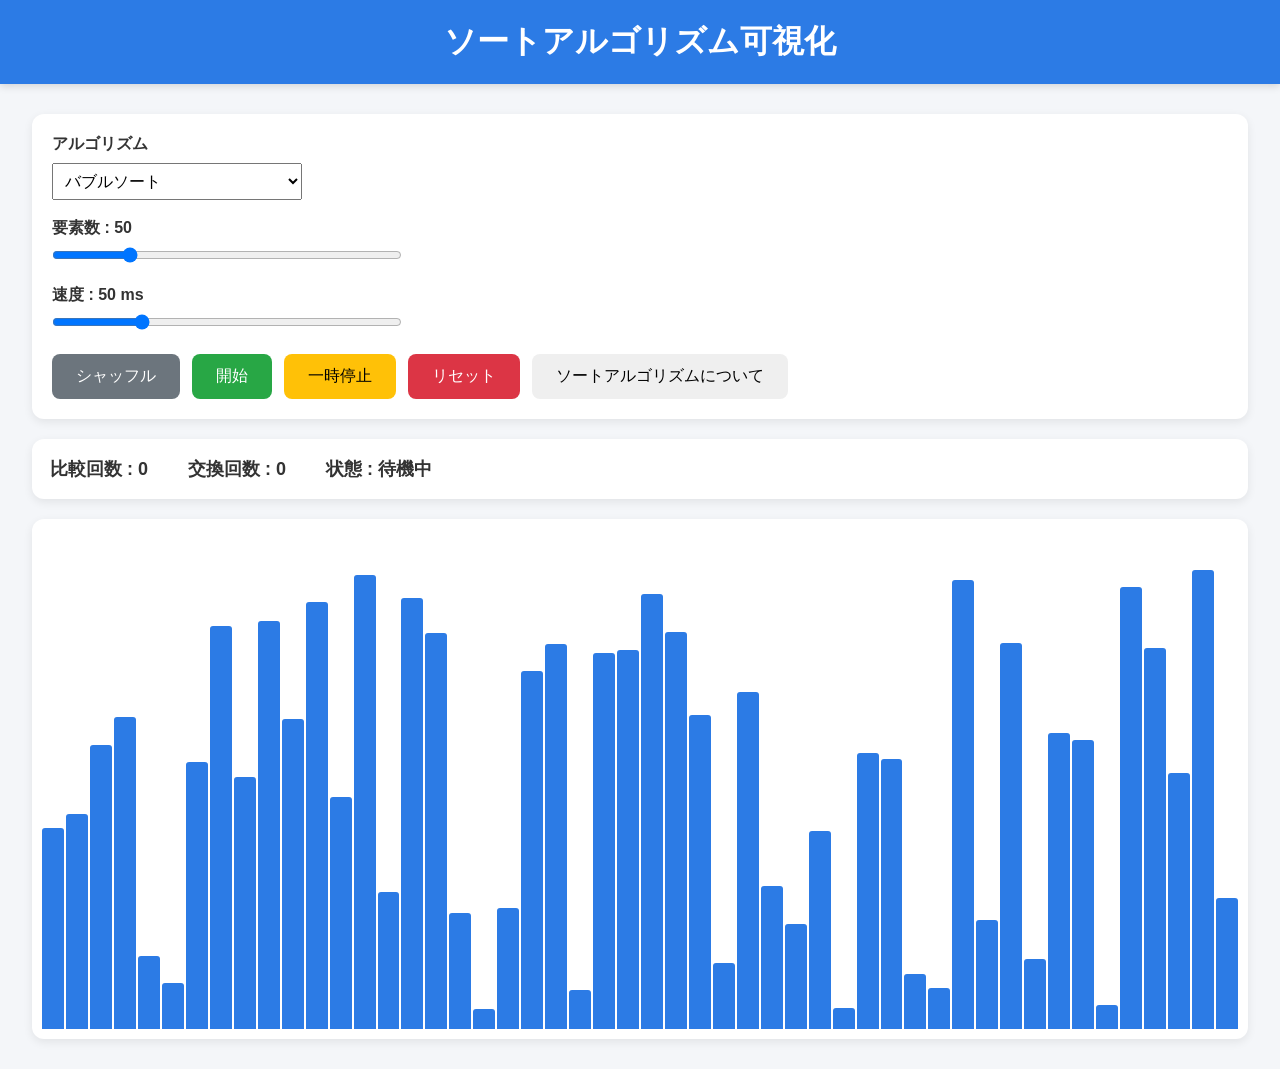
<file: index.html>
<!DOCTYPE html>
<html lang="ja">

<head>

    <meta charset="UTF-8">
    <meta name="viewport" content="width=device-width, initial-scale=1.0">

    <title>ソートアルゴリズム可視化</title>

    <link rel="stylesheet" href="style.css">

</head>

<body>

    <header>

        <h1>ソートアルゴリズム可視化</h1>

    </header>

    <main>

        <!-- ==========================
             コントロールパネル
        =========================== -->

        <section class="control-panel">

            <!-- アルゴリズム選択 -->

            <div class="control-group">

                <label for="algorithm-select">アルゴリズム</label>

                <select id="algorithm-select">

                    <option value="bubble">バブルソート</option>
                    <option value="selection">選択ソート</option>
                    <option value="insertion">挿入ソート</option>
                    <option value="quick">クイックソート</option>
                   <!-- <option value="shell">シェルソート</option>
                    <option value="merge">マージソート</option>
                    <option value="heap">ヒープソート</option>-->

                </select>

            </div>

            <!-- 要素数 -->

            <div class="control-group">

                <label for="bar-slider">

                    要素数 :
                    <span id="bar-count-label">50</span>

                </label>

                <input
                    type="range"
                    id="bar-slider"
                    min="10"
                    max="200"
                    value="50">

            </div>

            <!-- アニメーション速度 -->

            <div class="control-group">

                <label for="speed-slider">

                    速度 :
                    <span id="speed-label">50</span> ms

                </label>

                <input
                    type="range"
                    id="speed-slider"
                    min="1"
                    max="200"
                    value="50">

            </div>

            <!-- ボタン -->

            <div class="button-group">

                <button id="shuffle-btn">

                    シャッフル

                </button>

                <button id="start-btn">

                    開始

                </button>


                <button id="pause-btn">

                    一時停止

                </button>

                <button id="reset-btn">

                    リセット

                </button>


                <button id="aboutButton">
                ソートアルゴリズムについて
                </button>

            </div>

        </section>

        <!-- ==========================
             情報表示
        =========================== -->

        <section class="info-panel">

            <div>

                比較回数 :
                <span id="compare-count">

                    0

                </span>

            </div>

            <div>

                交換回数 :
                <span id="swap-count">

                    0

                </span>

            </div>

            <div>

                状態 :
                <span id="status">

                    待機中

                </span>

            </div>

        </section>

        <!-- ==========================
             ソート表示
        =========================== -->

        <section
            id="visualizer">

        </section>

    </main>

    <!-- ========================================= -->
    <!-- JavaScript -->
    <!-- ========================================= -->

    <script src="algorithms/bubble.js"></script>

    <!-- 今後追加予定 -->

    
    <script src="algorithms/selection.js"></script>
    <script src="algorithms/insertion.js"></script>
    <script src="algorithms/quick.js"></script>
   <!--<script src="algorithms/shell.js"></script>
    <script src="algorithms/merge.js"></script>
    <script src="algorithms/heap.js"></script>-->
    

    <script src="script.js"></script>

</body>

</html>
</file>
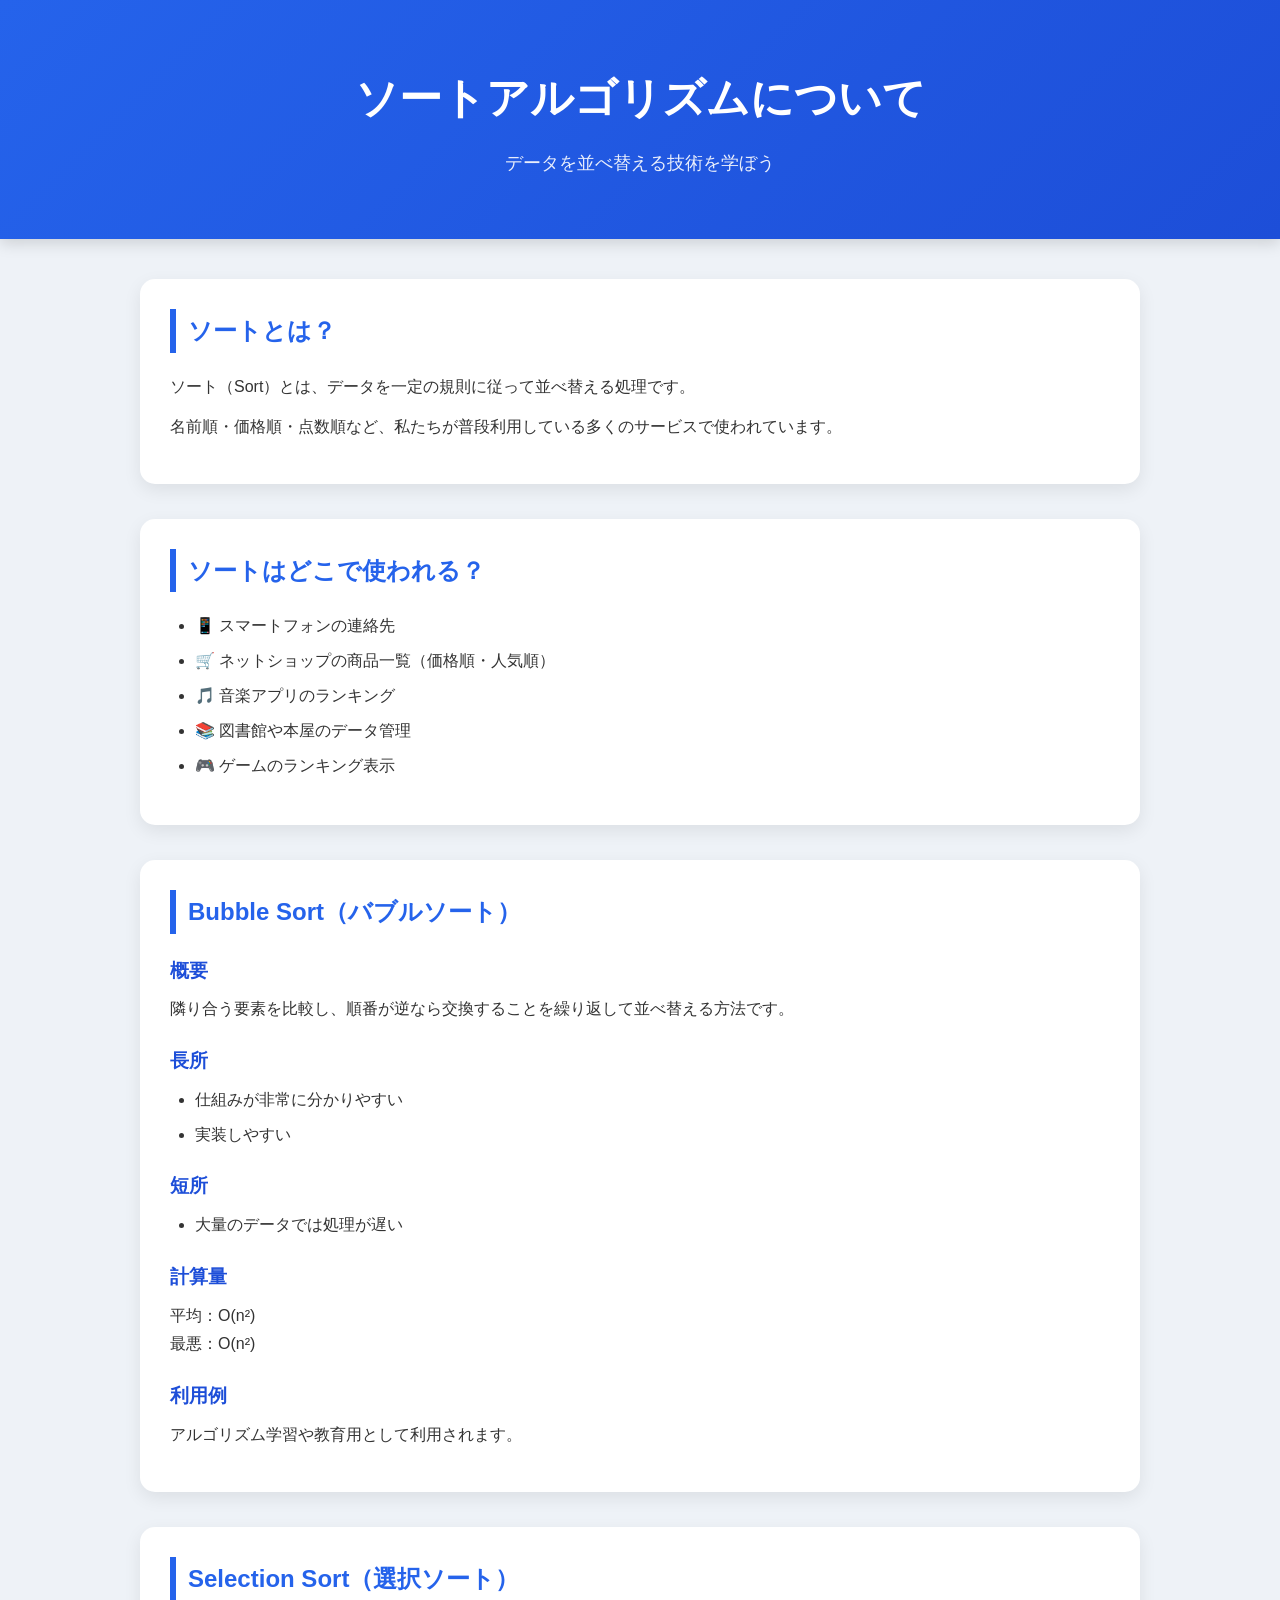
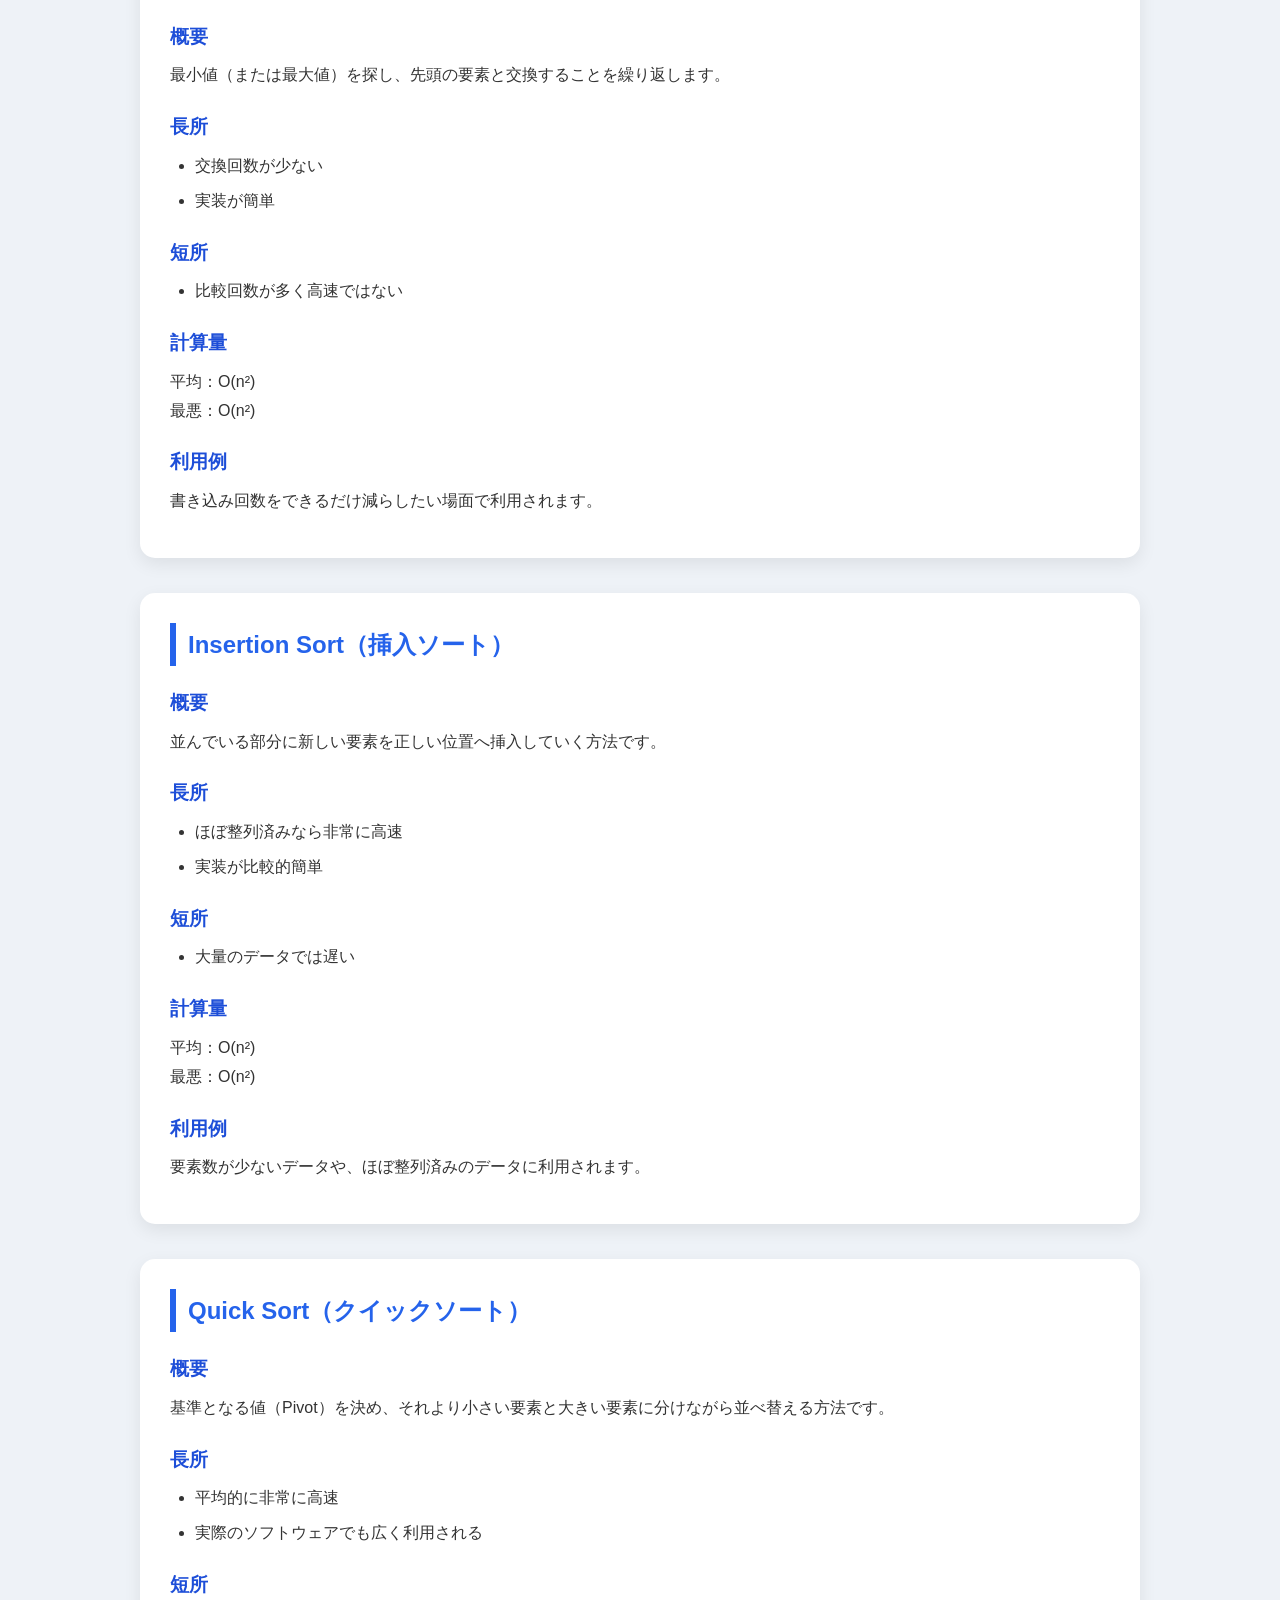
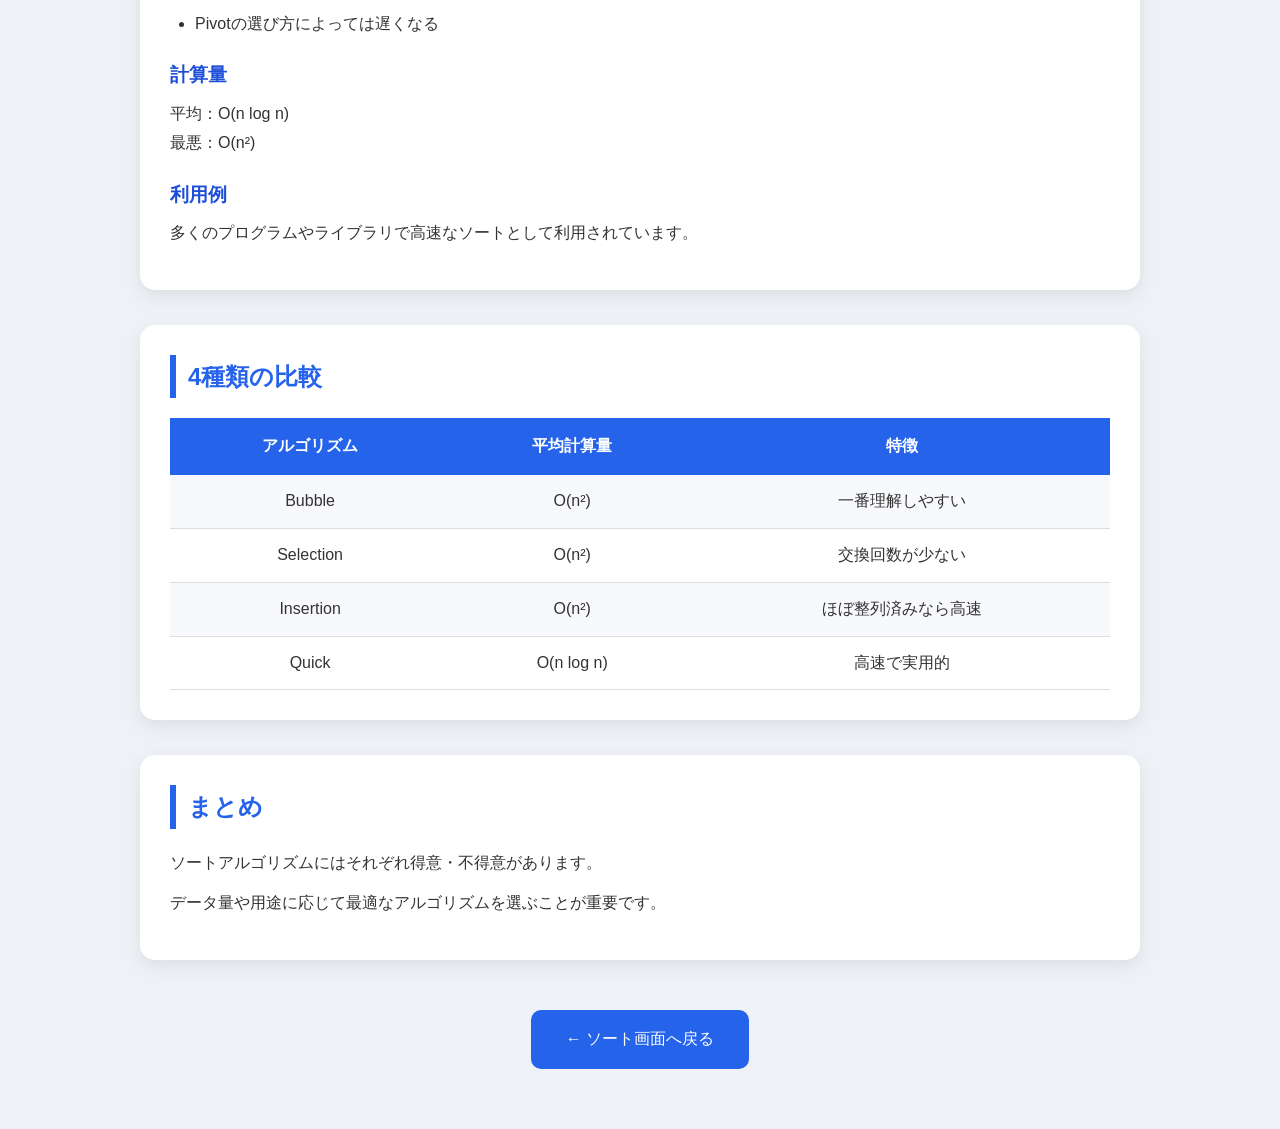
<file: about.html>
<!DOCTYPE html>
<html lang="ja">

<head>

    <meta charset="UTF-8">

    <meta name="viewport" content="width=device-width, initial-scale=1.0">

    <title>ソートアルゴリズムについて</title>

    <link rel="stylesheet" href="about.css">

</head>

<body>

<header>

    <h1>ソートアルゴリズムについて</h1>

    <p class="subtitle">
        データを並べ替える技術を学ぼう
    </p>

</header>

<main>

<!-- ソートとは -->

<section class="card">

<h2>ソートとは？</h2>

<p>

ソート（Sort）とは、データを一定の規則に従って並べ替える処理です。

</p>

<p>

名前順・価格順・点数順など、私たちが普段利用している多くのサービスで使われています。

</p>

</section>

<!-- 使用例 -->

<section class="card">

<h2>ソートはどこで使われる？</h2>

<ul>

<li>📱 スマートフォンの連絡先</li>

<li>🛒 ネットショップの商品一覧（価格順・人気順）</li>

<li>🎵 音楽アプリのランキング</li>

<li>📚 図書館や本屋のデータ管理</li>

<li>🎮 ゲームのランキング表示</li>

</ul>

</section>

<!-- Bubble -->

<section class="card">

<h2>Bubble Sort（バブルソート）</h2>

<h3>概要</h3>

<p>

隣り合う要素を比較し、順番が逆なら交換することを繰り返して並べ替える方法です。

</p>

<h3>長所</h3>

<ul>

<li>仕組みが非常に分かりやすい</li>

<li>実装しやすい</li>

</ul>

<h3>短所</h3>

<ul>

<li>大量のデータでは処理が遅い</li>

</ul>

<h3>計算量</h3>

<p>

平均：O(n²)<br>

最悪：O(n²)

</p>

<h3>利用例</h3>

<p>

アルゴリズム学習や教育用として利用されます。

</p>

</section>

<!-- Selection -->

<section class="card">

<h2>Selection Sort（選択ソート）</h2>

<h3>概要</h3>

<p>

最小値（または最大値）を探し、先頭の要素と交換することを繰り返します。

</p>

<h3>長所</h3>

<ul>

<li>交換回数が少ない</li>

<li>実装が簡単</li>

</ul>

<h3>短所</h3>

<ul>

<li>比較回数が多く高速ではない</li>

</ul>

<h3>計算量</h3>

<p>

平均：O(n²)<br>

最悪：O(n²)

</p>

<h3>利用例</h3>

<p>

書き込み回数をできるだけ減らしたい場面で利用されます。

</p>

</section>

<!-- Insertion -->

<section class="card">

<h2>Insertion Sort（挿入ソート）</h2>

<h3>概要</h3>

<p>

並んでいる部分に新しい要素を正しい位置へ挿入していく方法です。

</p>

<h3>長所</h3>

<ul>

<li>ほぼ整列済みなら非常に高速</li>

<li>実装が比較的簡単</li>

</ul>

<h3>短所</h3>

<ul>

<li>大量のデータでは遅い</li>

</ul>

<h3>計算量</h3>

<p>

平均：O(n²)<br>

最悪：O(n²)

</p>

<h3>利用例</h3>

<p>

要素数が少ないデータや、ほぼ整列済みのデータに利用されます。

</p>

</section>

<!-- Quick -->

<section class="card">

<h2>Quick Sort（クイックソート）</h2>

<h3>概要</h3>

<p>

基準となる値（Pivot）を決め、それより小さい要素と大きい要素に分けながら並べ替える方法です。

</p>

<h3>長所</h3>

<ul>

<li>平均的に非常に高速</li>

<li>実際のソフトウェアでも広く利用される</li>

</ul>

<h3>短所</h3>

<ul>

<li>Pivotの選び方によっては遅くなる</li>

</ul>

<h3>計算量</h3>

<p>

平均：O(n log n)<br>

最悪：O(n²)

</p>

<h3>利用例</h3>

<p>

多くのプログラムやライブラリで高速なソートとして利用されています。

</p>

</section>

<!-- 比較 -->

<section class="card">

<h2>4種類の比較</h2>

<table>

<tr>

<th>アルゴリズム</th>

<th>平均計算量</th>

<th>特徴</th>

</tr>

<tr>

<td>Bubble</td>

<td>O(n²)</td>

<td>一番理解しやすい</td>

</tr>

<tr>

<td>Selection</td>

<td>O(n²)</td>

<td>交換回数が少ない</td>

</tr>

<tr>

<td>Insertion</td>

<td>O(n²)</td>

<td>ほぼ整列済みなら高速</td>

</tr>

<tr>

<td>Quick</td>

<td>O(n log n)</td>

<td>高速で実用的</td>

</tr>

</table>

</section>

<!-- まとめ -->

<section class="card">

<h2>まとめ</h2>

<p>

ソートアルゴリズムにはそれぞれ得意・不得意があります。

</p>

<p>

データ量や用途に応じて最適なアルゴリズムを選ぶことが重要です。

</p>

</section>

<div class="back">

<a href="index.html">

← ソート画面へ戻る

</a>

</div>

</main>

</body>

</html>
</file>
<file: style.css>
/* ==========================================
   全体設定
========================================== */

* {
    margin: 0;
    padding: 0;
    box-sizing: border-box;
}

body {

    font-family: "Yu Gothic UI", "Meiryo", sans-serif;

    background-color: #f4f6f9;

    color: #333;

}

/* ==========================================
   タイトル
========================================== */

header {

    background: #2c7be5;

    color: white;

    padding: 20px;

    text-align: center;

    box-shadow: 0 2px 8px rgba(0,0,0,.15);

}

header h1{

    font-size: 2rem;

}

/* ==========================================
   全体
========================================== */

main{

    width: 95%;

    max-width: 1500px;

    margin: 30px auto;

}

/* ==========================================
   コントロールパネル
========================================== */

.control-panel{

    background: white;

    border-radius: 12px;

    padding: 20px;

    margin-bottom: 20px;

    box-shadow: 0 3px 10px rgba(0,0,0,.08);

}

.control-group{

    margin-bottom: 18px;

}

.control-group label{

    display: block;

    font-weight: bold;

    margin-bottom: 8px;

}

.control-group select{

    width: 250px;

    padding: 8px;

    font-size: 16px;

}

.control-group input[type="range"]{

    width: 350px;

}

/* ==========================================
   ボタン
========================================== */

.button-group{

    display: flex;

    gap: 12px;

    margin-top: 20px;

    flex-wrap: wrap;

}

.button-group button{

    padding: 12px 24px;

    font-size: 16px;

    border: none;

    border-radius: 8px;

    cursor: pointer;

    transition: .2s;

}

.button-group button:hover{

    transform: translateY(-2px);

}

#shuffle-btn{

    background: #6c757d;

    color: white;

}

#start-btn{

    background: #28a745;

    color: white;

}

#pause-btn{

    background: #ffc107;

    color: black;

}

#reset-btn{

    background: #dc3545;

    color: white;

}

/* ==========================================
   情報パネル
========================================== */

.info-panel{

    display: flex;

    gap: 40px;

    flex-wrap: wrap;

    background: white;

    padding: 18px;

    border-radius: 12px;

    margin-bottom: 20px;

    box-shadow: 0 3px 10px rgba(0,0,0,.08);

}

.info-panel div{

    font-size: 18px;

    font-weight: bold;

}

/* ==========================================
   ソート表示エリア
========================================== */

#visualizer{

    height: 520px;

    background: white;

    border-radius: 12px;

    padding: 10px;

    display: flex;

    align-items: flex-end;

    justify-content: center;

    gap: 2px;

    box-shadow: 0 3px 10px rgba(0,0,0,.08);

    overflow: hidden;

}

/* ==========================================
   棒グラフ
========================================== */

.bar{

    flex: 1;

    background: #2c7be5;

    border-radius: 3px 3px 0 0;

    transition:
        height .08s linear,
        background-color .08s linear;

}

/* ==========================================
   スマホ対応
========================================== */

@media(max-width:900px){

    .control-group input[type="range"]{

        width:100%;

    }

    .control-group select{

        width:100%;

    }

    .button-group{

        flex-direction:column;

    }

    .button-group button{

        width:100%;

    }

    .info-panel{

        flex-direction:column;

        gap:10px;

    }

}

/* ==========================================
   アニメーション用カラー
========================================== */



.bar.swap {

    background: #ffd43b;

}


.bar.compare {

    background: #ff4d4f;

}


.bar.active {
    background: #a855f7;
}


.bar.sorted {

    background: #51cf66;

}

.bar.pivot{

    background-color: #c026d3;

}
</file>
<file: about.css>
/* ==========================
   全体
========================== */

* {
    margin: 0;
    padding: 0;
    box-sizing: border-box;
}

body {

    font-family: "Yu Gothic UI", "Meiryo", sans-serif;

    background: #eef2f7;

    color: #333;

    line-height: 1.8;

}

/* ==========================
   ヘッダー
========================== */

header {

    background: linear-gradient(135deg, #2563eb, #1d4ed8);

    color: white;

    text-align: center;

    padding: 60px 20px;

    margin-bottom: 40px;

    box-shadow: 0 4px 15px rgba(0,0,0,0.15);

}

header h1 {

    font-size: 2.7rem;

    margin-bottom: 10px;

}

.subtitle {

    font-size: 1.1rem;

    opacity: 0.9;

}

/* ==========================
   メイン
========================== */

main {

    width: 90%;

    max-width: 1000px;

    margin: auto;

    padding-bottom: 60px;

}

/* ==========================
   カード
========================== */

.card {

    background: white;

    border-radius: 15px;

    padding: 30px;

    margin-bottom: 35px;

    box-shadow: 0 6px 18px rgba(0,0,0,0.08);

    transition: 0.25s;

}

.card:hover {

    transform: translateY(-4px);

    box-shadow: 0 10px 22px rgba(0,0,0,0.12);

}

.card h2 {

    color: #2563eb;

    border-left: 6px solid #2563eb;

    padding-left: 12px;

    margin-bottom: 20px;

}

.card h3 {

    margin-top: 20px;

    margin-bottom: 8px;

    color: #1d4ed8;

}

.card p {

    margin-bottom: 12px;

}

.card ul {

    margin-left: 25px;

    margin-bottom: 15px;

}

.card li {

    margin-bottom: 6px;

}

/* ==========================
   表
========================== */

table {

    width: 100%;

    border-collapse: collapse;

    margin-top: 20px;

}

th {

    background: #2563eb;

    color: white;

    padding: 14px;

}

td {

    padding: 12px;

    text-align: center;

    border-bottom: 1px solid #ddd;

}

tr:nth-child(even) {

    background: #f8f9fc;

}

tr:hover {

    background: #e8f0ff;

}

/* ==========================
   戻るボタン
========================== */

.back {

    text-align: center;

    margin-top: 50px;

}

.back a {

    display: inline-block;

    text-decoration: none;

    background: #2563eb;

    color: white;

    padding: 15px 35px;

    border-radius: 10px;

    font-size: 1rem;

    transition: 0.2s;

}

.back a:hover {

    background: #1d4ed8;

    transform: scale(1.05);

}

/* ==========================
   スマホ対応
========================== */

@media (max-width: 700px) {

    header h1 {

        font-size: 2rem;

    }

    .card {

        padding: 20px;

    }

    table {

        font-size: 0.9rem;

    }

}
</file>
